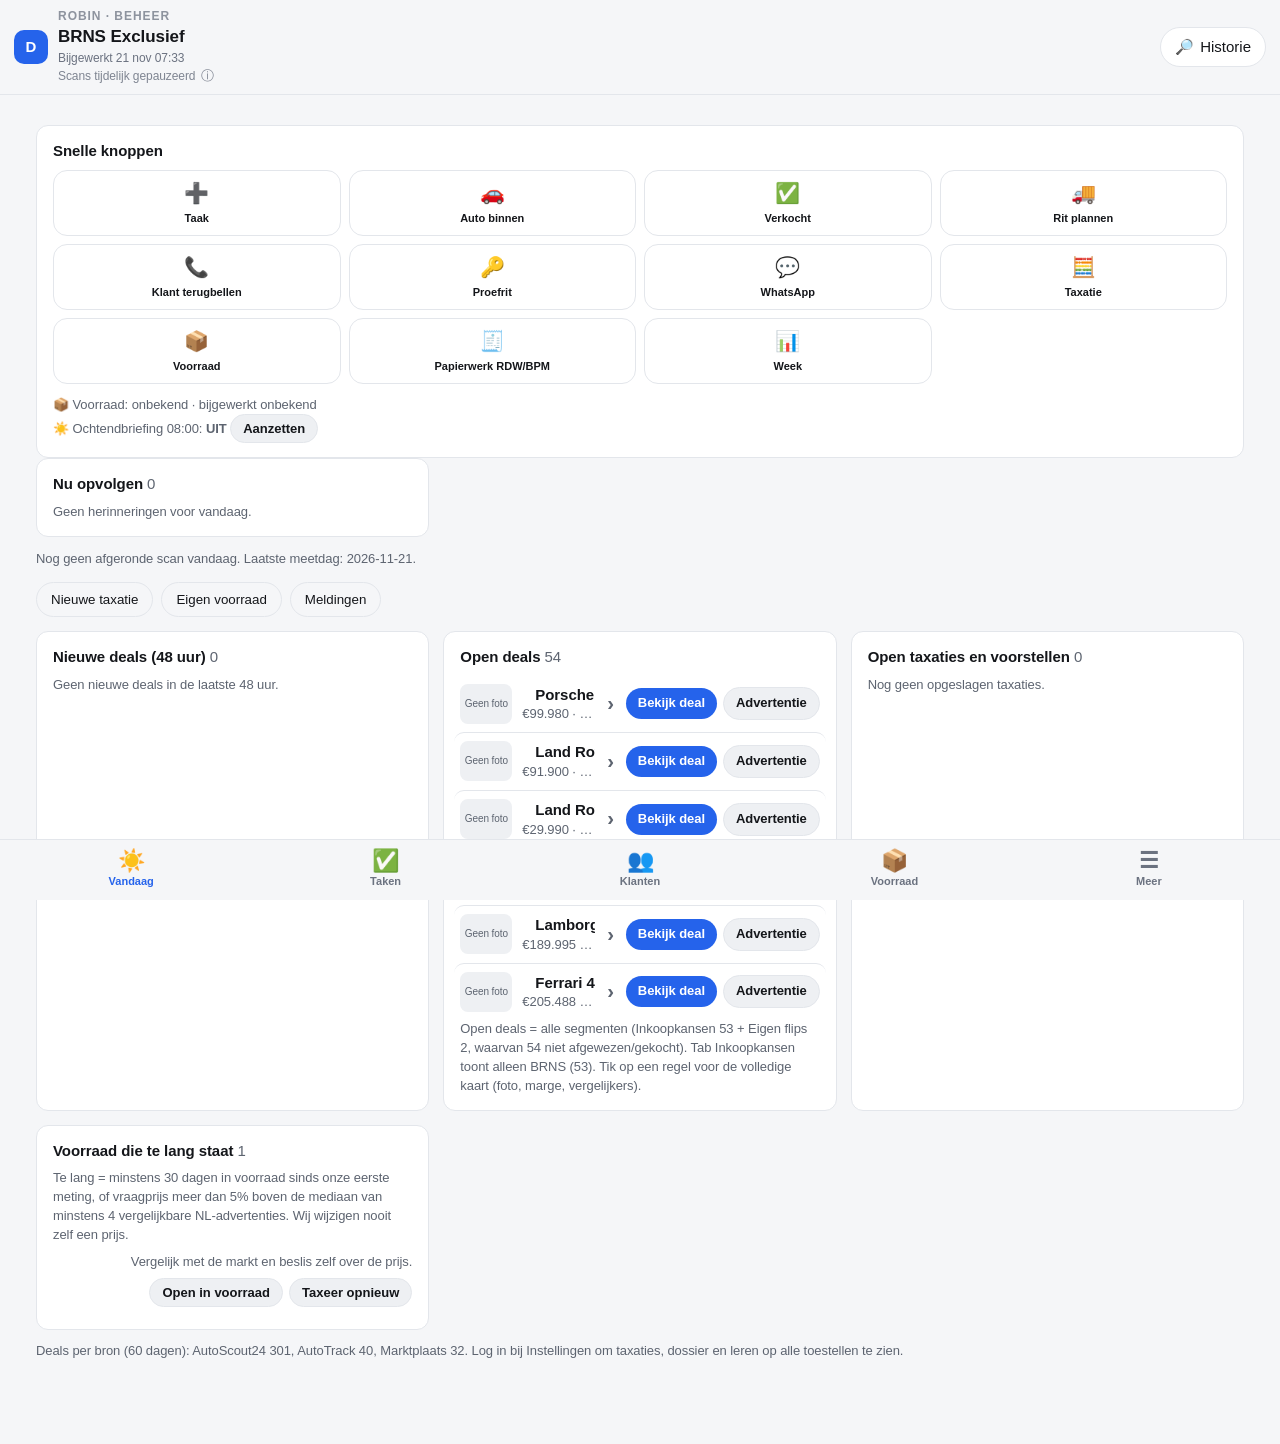
<file: index.html>
<!doctype html><html lang="nl"><head><meta charset="utf-8">
<meta name="viewport" content="width=device-width,initial-scale=1,viewport-fit=cover">
<title>Dealoverzicht</title><meta name="theme-color" content="#0f1115">
<link rel="manifest" href="manifest.webmanifest"><link rel="icon" href="icon.svg"><link rel="apple-touch-icon" href="icon-192.png">
<meta name="apple-mobile-web-app-capable" content="yes"><meta name="apple-mobile-web-app-title" content="Deals">
<link rel="stylesheet" href="styles.css"><link rel="stylesheet" href="theme.css"><link rel="stylesheet" href="upgrade.css"><link rel="stylesheet" href="taken.css"><link rel="stylesheet" href="inruiltax.css"><link rel="stylesheet" href="nav.css"><link rel="stylesheet" href="robin_v2.css"></head><body>
<header class="top"><div class="brand"><span class="logo">D</span><div><h1>Dealoverzicht</h1><small id="datum"></small></div></div>
<nav class="tabs" id="tabs"></nav></header>
<main><section class="kpis" id="kpis"></section>
<div id="fban"></div><details class="filters"><summary>Filters en sorteren</summary><div class="frow">
<label>Merk<select id="f-merk"></select></label>
<label>Status (Mijn pipeline)<select id="f-st"></select></label>
<div class="fvk"><span class="flab">Verkoper</span><div id="f-vk"></div></div>
<div class="fvk"><span class="flab">Segment en waarde</span><div id="f-x"></div></div>
<label>Prijs vanaf<input id="f-pmin" type="number" inputmode="numeric"></label>
<label>Prijs tot<input id="f-pmax" type="number" inputmode="numeric"></label>
<label>Bouwjaar vanaf<input id="f-jmin" type="number" inputmode="numeric"></label>
<label>Bouwjaar tot<input id="f-jmax" type="number" inputmode="numeric"></label>
<label>Max. km<input id="f-km" type="number" inputmode="numeric"></label></div>
<div class="frow"><div class="seg" id="sort"></div><label class="tog"><input type="checkbox" id="f-alleen"> Alleen auto's minstens 10% onder de mediaanprijs</label><button id="reset" class="ghost">Reset</button></div></details>
<section id="cards" class="cards"></section>
<details class="bronnen"><summary>Bronnen en beperkingen</summary><ul id="bronnen"></ul></details></main>
<div id="toast" class="toast"></div>
<script src="klant.js"></script><script src="config.js"></script><script src="api.js"></script><script src="werk.js"></script><script src="app.js"></script><script src="msel.js"></script><script src="afweging.js"></script><script src="excl.js"></script><script src="verkoop.js"></script><script src="blokA.js"></script><script src="blokB.js"></script><script src="taxatie3.js"></script><script src="inruil4.js"></script><script src="taxopties.js"></script><script src="blokC.js"></script><script src="blokD.js"></script><script src="volglijst.js"></script><script src="bijna.js"></script><script src="opkomend.js"></script><script src="markt.js"></script><script src="instellingen.js"></script><script src="upgrade.js"></script><script src="paren.js"></script><script src="dagoverzicht.js"></script><script src="kansen.js"></script><script src="wachtrij.js"></script><script src="veilig.js"></script><script src="taken_week.js"></script><script src="taken.js"></script><script src="volgorde.js"></script><script src="historie.js"></script><script src="inruiltax.js"></script><script src="robin_v2.js"></script><script src="nav.js"></script><script src="scanpauze.js"></script></body></html>
</file>
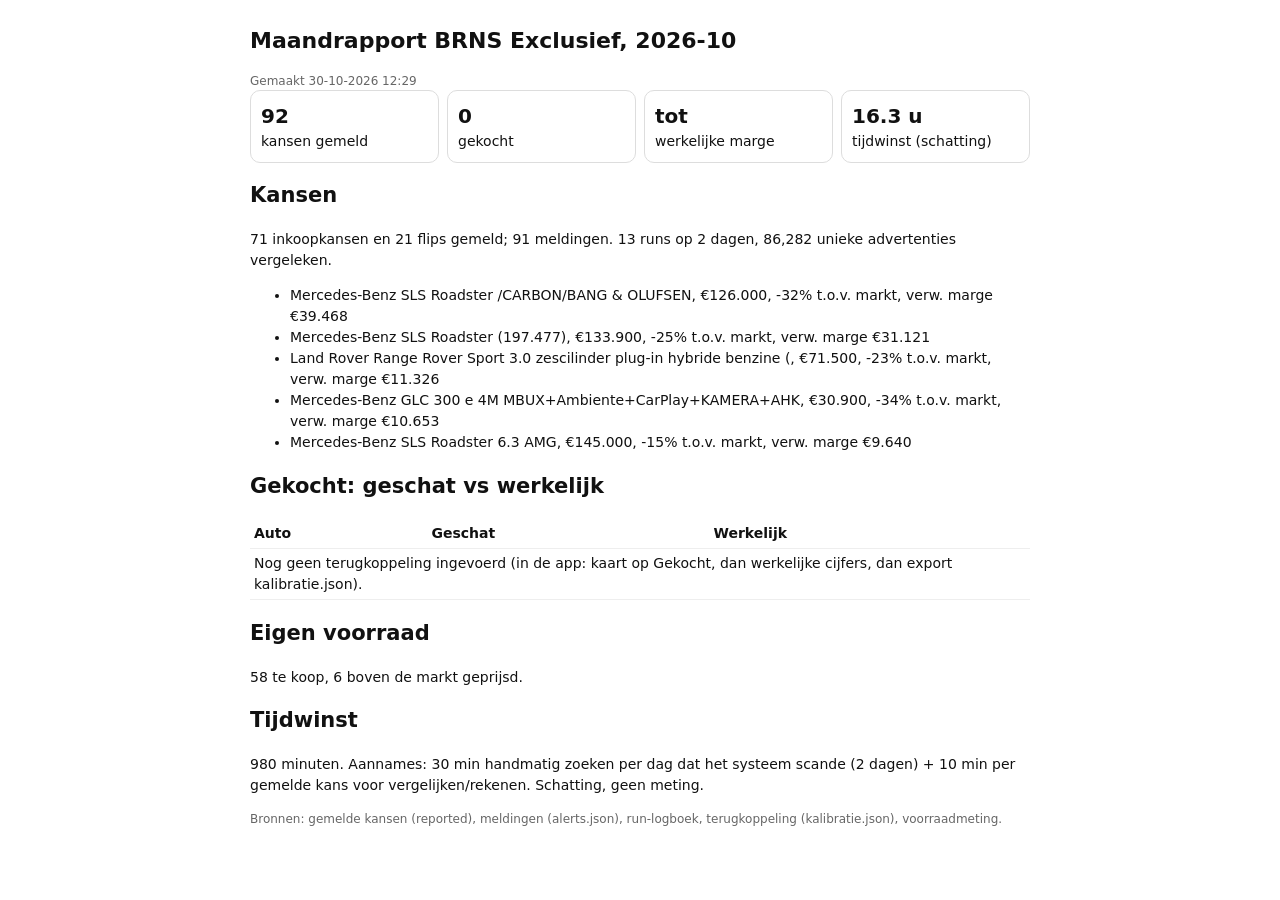
<file: rapport-2026-10.html>
<!doctype html><html lang="nl"><meta charset="utf-8"><title>Maandrapport BRNS Exclusief 2026-10</title>
<style>body{font:14px/1.5 system-ui,sans-serif;max-width:780px;margin:24px auto;padding:0 16px;color:#111}h1{font-size:22px}.g{display:grid;grid-template-columns:repeat(4,1fr);gap:8px}.k{border:1px solid #ddd;border-radius:10px;padding:10px}.k b{font-size:20px;display:block}table{border-collapse:collapse;width:100%}td,th{border-bottom:1px solid #eee;padding:4px;text-align:left}.m{color:#666;font-size:12px}@media print{body{margin:0}}</style>
<h1>Maandrapport BRNS Exclusief, 2026-10</h1><div class="m">Gemaakt 30-10-2026 12:29</div>
<div class="g"><div class="k"><b>92</b>kansen gemeld</div><div class="k"><b>0</b>gekocht</div><div class="k"><b> tot </b>werkelijke marge</div><div class="k"><b>16.3 u</b>tijdwinst (schatting)</div></div>
<h2>Kansen</h2><p>71 inkoopkansen en 21 flips gemeld; 91 meldingen. 13 runs op 2 dagen, 86,282 unieke advertenties vergeleken.</p><ul><li>Mercedes-Benz SLS Roadster /CARBON/BANG &amp; OLUFSEN, €126.000, -32% t.o.v. markt, verw. marge €39.468</li><li>Mercedes-Benz SLS Roadster (197.477), €133.900, -25% t.o.v. markt, verw. marge €31.121</li><li>Land Rover Range Rover Sport 3.0 zescilinder plug-in hybride benzine (, €71.500, -23% t.o.v. markt, verw. marge €11.326</li><li>Mercedes-Benz GLC 300 e 4M MBUX+Ambiente+CarPlay+KAMERA+AHK, €30.900, -34% t.o.v. markt, verw. marge €10.653</li><li>Mercedes-Benz SLS Roadster 6.3 AMG, €145.000, -15% t.o.v. markt, verw. marge €9.640</li></ul>
<h2>Gekocht: geschat vs werkelijk</h2><table><tr><th>Auto</th><th>Geschat</th><th>Werkelijk</th></tr><tr><td colspan=3>Nog geen terugkoppeling ingevoerd (in de app: kaart op Gekocht, dan werkelijke cijfers, dan export kalibratie.json).</td></tr></table>
<h2>Eigen voorraad</h2><p>58 te koop, 6 boven de markt geprijsd.</p>
<h2>Tijdwinst</h2><p>980 minuten. Aannames: 30 min handmatig zoeken per dag dat het systeem scande (2 dagen) + 10 min per gemelde kans voor vergelijken/rekenen. Schatting, geen meting.</p>
<p class="m">Bronnen: gemelde kansen (reported), meldingen (alerts.json), run-logboek, terugkoppeling (kalibratie.json), voorraadmeting.</p></html>
</file>
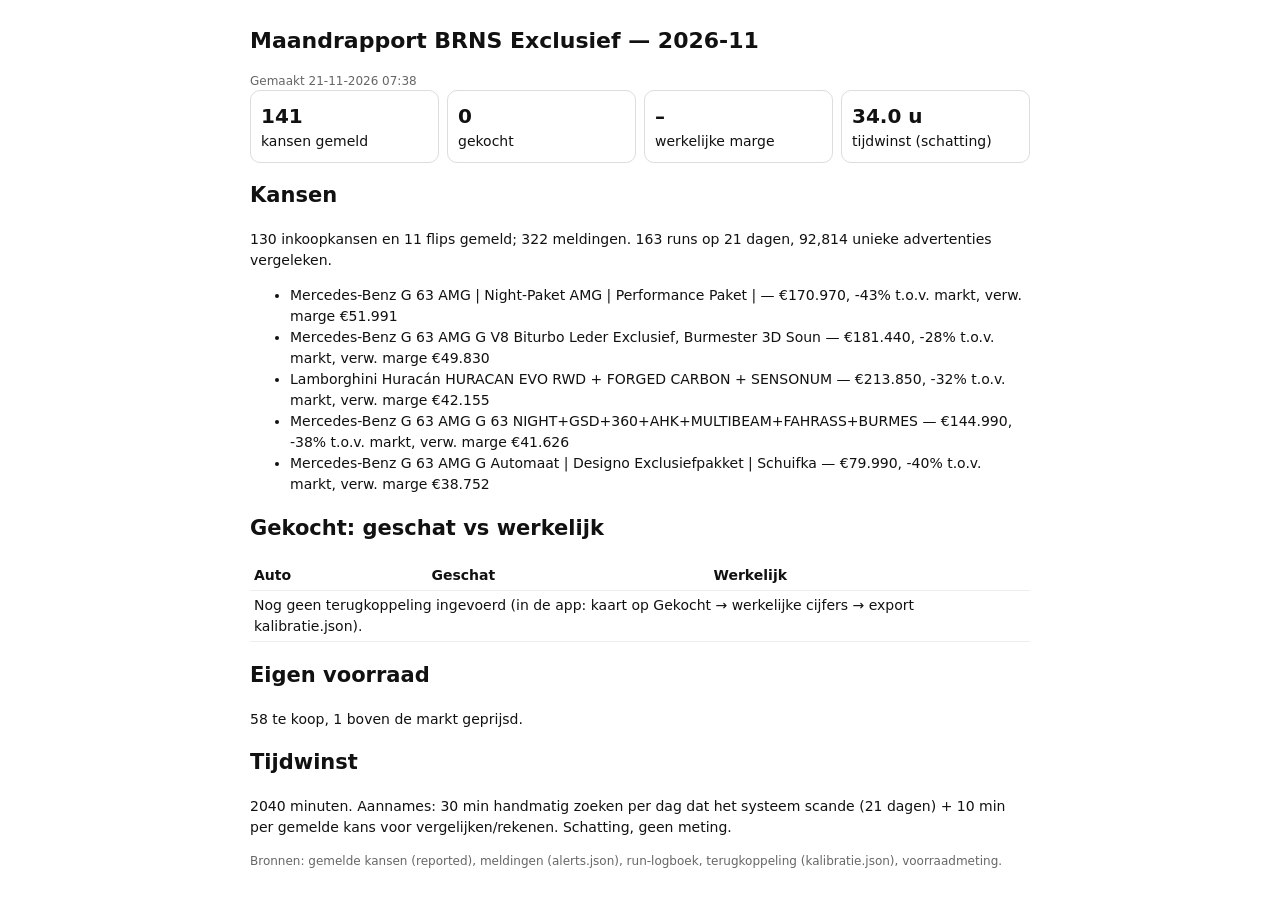
<file: rapport-2026-11.html>
<!doctype html><html lang="nl"><meta charset="utf-8"><title>Maandrapport BRNS Exclusief 2026-11</title>
<style>body{font:14px/1.5 system-ui,sans-serif;max-width:780px;margin:24px auto;padding:0 16px;color:#111}h1{font-size:22px}.g{display:grid;grid-template-columns:repeat(4,1fr);gap:8px}.k{border:1px solid #ddd;border-radius:10px;padding:10px}.k b{font-size:20px;display:block}table{border-collapse:collapse;width:100%}td,th{border-bottom:1px solid #eee;padding:4px;text-align:left}.m{color:#666;font-size:12px}@media print{body{margin:0}}</style>
<h1>Maandrapport BRNS Exclusief — 2026-11</h1><div class="m">Gemaakt 21-11-2026 07:38</div>
<div class="g"><div class="k"><b>141</b>kansen gemeld</div><div class="k"><b>0</b>gekocht</div><div class="k"><b>–</b>werkelijke marge</div><div class="k"><b>34.0 u</b>tijdwinst (schatting)</div></div>
<h2>Kansen</h2><p>130 inkoopkansen en 11 flips gemeld; 322 meldingen. 163 runs op 21 dagen, 92,814 unieke advertenties vergeleken.</p><ul><li>Mercedes-Benz G 63 AMG | Night-Paket AMG | Performance Paket | — €170.970, -43% t.o.v. markt, verw. marge €51.991</li><li>Mercedes-Benz G 63 AMG G V8 Biturbo Leder Exclusief, Burmester 3D Soun — €181.440, -28% t.o.v. markt, verw. marge €49.830</li><li>Lamborghini Huracán HURACAN EVO RWD + FORGED CARBON + SENSONUM — €213.850, -32% t.o.v. markt, verw. marge €42.155</li><li>Mercedes-Benz G 63 AMG G 63 NIGHT+GSD+360+AHK+MULTIBEAM+FAHRASS+BURMES — €144.990, -38% t.o.v. markt, verw. marge €41.626</li><li>Mercedes-Benz G 63 AMG G Automaat | Designo Exclusiefpakket | Schuifka — €79.990, -40% t.o.v. markt, verw. marge €38.752</li></ul>
<h2>Gekocht: geschat vs werkelijk</h2><table><tr><th>Auto</th><th>Geschat</th><th>Werkelijk</th></tr><tr><td colspan=3>Nog geen terugkoppeling ingevoerd (in de app: kaart op Gekocht → werkelijke cijfers → export kalibratie.json).</td></tr></table>
<h2>Eigen voorraad</h2><p>58 te koop, 1 boven de markt geprijsd.</p>
<h2>Tijdwinst</h2><p>2040 minuten. Aannames: 30 min handmatig zoeken per dag dat het systeem scande (21 dagen) + 10 min per gemelde kans voor vergelijken/rekenen. Schatting, geen meting.</p>
<p class="m">Bronnen: gemelde kansen (reported), meldingen (alerts.json), run-logboek, terugkoppeling (kalibratie.json), voorraadmeting.</p></html>
</file>
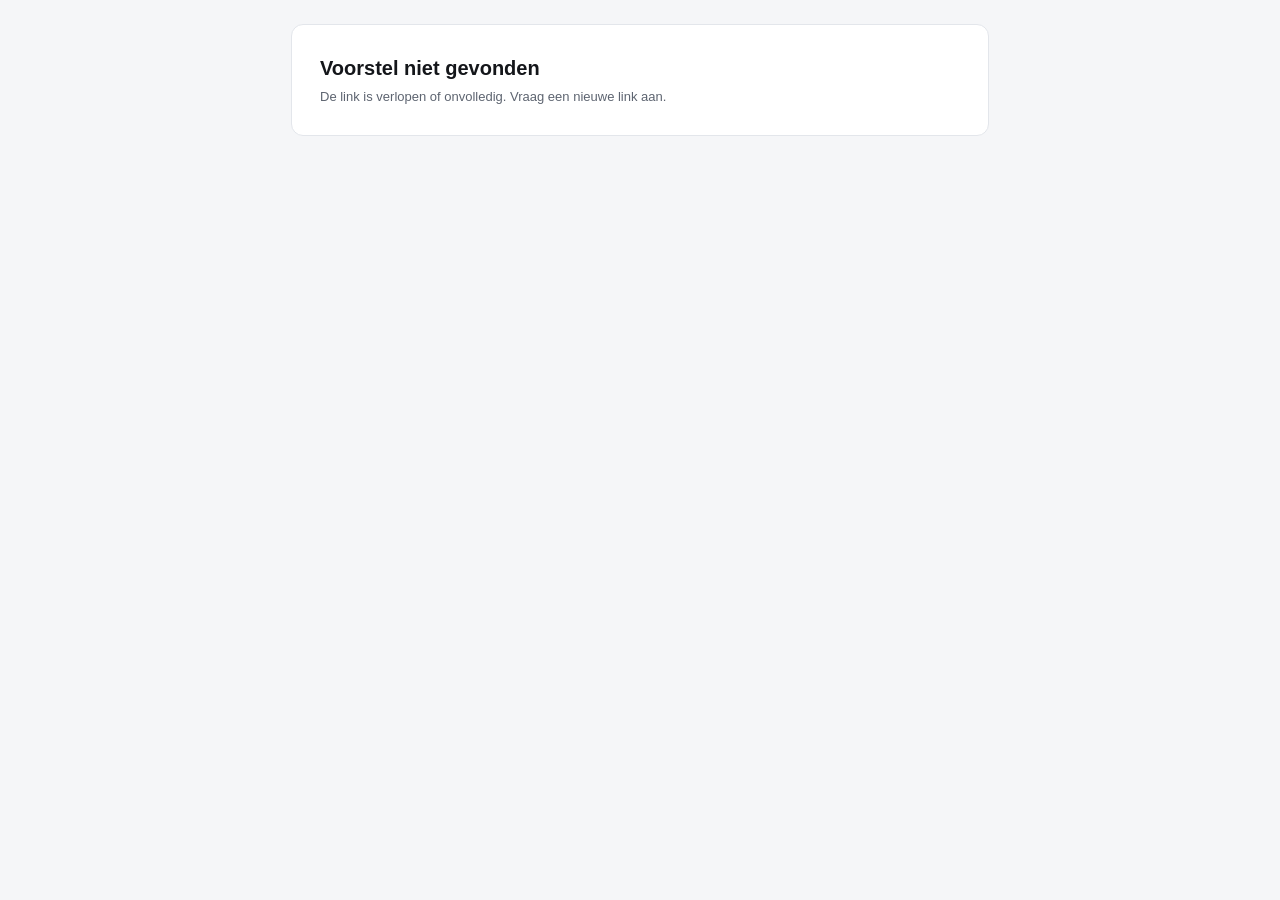
<file: voorstel.html>
<!doctype html><html lang="nl"><head><meta charset="utf-8"><meta name="viewport" content="width=device-width,initial-scale=1"><meta name="robots" content="noindex">
<title>Voorstel inruil</title><style>
body{font:15px/1.5 -apple-system,"Segoe UI",Inter,Roboto,sans-serif;color:#14161a;background:#f5f6f8;margin:0}
.p{max-width:640px;margin:24px auto;background:#fff;border:1px solid #e3e6eb;border-radius:12px;padding:28px}
h1{font-size:20px;margin:0 0 4px}.m{color:#5d6470;font-size:13px}table{width:100%;border-collapse:collapse;margin:18px 0;font-variant-numeric:tabular-nums}
td{padding:10px 0;border-bottom:1px solid #e3e6eb}td:last-child{text-align:right;font-weight:600}tr.t td{border-bottom:0;font-size:17px}
button{border:1px solid #c9ced6;background:#fff;border-radius:8px;padding:8px 14px;font:inherit;cursor:pointer}
@media print{body{background:#fff}.p{border:0;margin:0}button{display:none}}</style></head><body><div class="p" id="p"><div class="m">Voorstel laden</div></div>
<script>
const eur=n=>"€ "+Math.round(n).toLocaleString("nl-NL"),esc=s=>String(s??"").replace(/[&<>"]/g,c=>({"&":"&amp;","<":"&lt;",">":"&gt;",'"':"&quot;"}[c]));
const API="https://2-31-144-18.sslip.io/api/inst";
function toon(v){if(!v){document.getElementById("p").innerHTML='<h1>Voorstel niet gevonden</h1><div class="m">De link is verlopen of onvolledig. Vraag een nieuwe link aan.</div>';return}
 document.getElementById("p").innerHTML=`<h1>Voorstel inruil</h1><div class="m">${esc(v.bedrijf||"")} · ${esc(v.datum||"")}${v.verloopt?" · geldig tot "+esc(v.verloopt):""}</div>
 <table>${v.voorraad_titel?`<tr><td>Uw nieuwe auto: ${esc(v.voorraad_titel)}</td><td>${eur(v.voorraad_prijs)}</td></tr>`:""}
 <tr><td>Inruil: ${esc(v.auto)}${v.kenteken?" ("+esc(v.kenteken)+")":""}</td><td>${v.voorraad_titel?"min ":""}${eur(v.inruil)}</td></tr>
 ${v.bijbetalen!=null?`<tr class="t"><td>U betaalt bij</td><td>${eur(v.bijbetalen)}</td></tr>`:""}</table>
 <div class="m">Inruilwaarde onder voorbehoud van inspectie van de auto en de juistheid van de opgegeven gegevens.${v.notitie?" "+esc(v.notitie):""}</div>
 <p><button onclick="print()">Afdrukken of opslaan als PDF</button></p>`}
const q=new URLSearchParams(location.search),t=q.get("t");
if(t)fetch(API+"/voorstel?t="+encodeURIComponent(t)).then(r=>r.ok?r.json():null).then(toon).catch(()=>toon(null));
else{try{const h=location.hash.replace(/^#d=/,"");toon(h?JSON.parse(decodeURIComponent(escape(atob(h)))):null)}catch(e){toon(null)}}
</script></body></html>
</file>
<file: styles.css>
:root{--bg:#f5f6f8;--card:#fff;--ink:#14161a;--mute:#5d6470;--line:#e3e6eb;--chip:#eef0f3;--acc:#2563eb;--ok:#16a34a;--okbg:#e8f7ee;--warn:#c2410c;--warnbg:#fff1e6;--bad:#dc2626;--badbg:#fdecec;--r:16px}
@media (prefers-color-scheme:dark){:root{--bg:#0f1115;--card:#171a21;--ink:#eef0f4;--mute:#9aa3b2;--line:#262b35;--chip:#222732;--acc:#60a5fa;--ok:#4ade80;--okbg:#12301f;--warn:#fb923c;--warnbg:#33200f;--bad:#f87171;--badbg:#3a1515}}
*{box-sizing:border-box}body{margin:0;font:15px/1.45 -apple-system,BlinkMacSystemFont,"Segoe UI",Inter,Roboto,sans-serif;background:var(--bg);color:var(--ink)}
.top{position:sticky;top:0;z-index:5;background:color-mix(in srgb,var(--bg) 85%,transparent);backdrop-filter:blur(12px);padding:calc(10px + env(safe-area-inset-top)) 16px 10px;border-bottom:1px solid var(--line);display:flex;flex-wrap:wrap;gap:10px;align-items:center;justify-content:space-between}
.brand{display:flex;gap:10px;align-items:center}.logo{width:34px;height:34px;border-radius:10px;background:var(--acc);color:#fff;display:grid;place-items:center;font-weight:800}
h1{font-size:17px;margin:0}small{color:var(--mute)}
.tabs{display:flex;gap:4px;background:var(--chip);padding:4px;border-radius:999px;flex-wrap:wrap}.tabs button{border:0;background:none;color:var(--mute);padding:8px 14px;border-radius:999px;font-weight:600;cursor:pointer}.tabs button.on{background:var(--card);color:var(--ink);box-shadow:0 1px 3px #0002}
main{max-width:1240px;margin:0 auto;padding:16px}
.kpis{display:grid;grid-template-columns:repeat(auto-fit,minmax(150px,1fr));gap:10px;margin-bottom:14px}.kpi{background:var(--card);border:1px solid var(--line);border-radius:var(--r);padding:14px}.kpi b{display:block;font-size:24px}.kpi span{color:var(--mute);font-size:13px}
details.filters,details.bronnen{background:var(--card);border:1px solid var(--line);border-radius:var(--r);padding:12px 14px;margin-bottom:16px}summary{font-weight:700;cursor:pointer}
.frow{display:flex;flex-wrap:wrap;gap:10px;margin-top:10px;align-items:end}.frow label{display:flex;flex-direction:column;font-size:12px;color:var(--mute);gap:4px;flex:1 1 calc(50% - 10px);min-width:120px}
input,select{font:inherit;padding:8px 10px;border-radius:10px;border:1px solid var(--line);background:var(--bg);color:var(--ink)}.tog{flex-direction:row!important;align-items:center;gap:8px!important;font-size:14px!important;color:var(--ink)!important;flex:0 0 auto!important}
.seg{display:flex;flex-wrap:wrap;gap:4px}.seg button{border:1px solid var(--line);background:var(--bg);color:var(--ink);padding:7px 12px;border-radius:999px;cursor:pointer;font-size:13px}.seg button.on{background:var(--ink);color:var(--bg)}
button.ghost,button.sec{border:1px solid var(--line);background:var(--chip);color:var(--ink);padding:9px 14px;border-radius:999px;font-weight:600;cursor:pointer}
.cards{display:grid;grid-template-columns:repeat(auto-fill,minmax(min(100%,350px),1fr));gap:16px}
.card{background:var(--card);border:1px solid var(--line);border-radius:20px;overflow:hidden;display:flex;flex-direction:column}.card.wide{grid-column:1/-1}
.card img{width:100%;aspect-ratio:4/3;object-fit:cover;display:block;background:var(--chip)}.card.wide img{aspect-ratio:21/9}
.body{padding:16px;display:flex;flex-direction:column;gap:10px;flex:1}
.chips{display:flex;flex-wrap:wrap;gap:6px}.chip{font-size:12px;padding:3px 9px;border-radius:999px;background:var(--chip);color:var(--ink);white-space:nowrap}.chip.ok{background:var(--okbg);color:var(--ok);font-weight:700}.chip.warn{background:var(--warnbg);color:var(--warn)}.chip.bad{background:var(--badbg);color:var(--bad);font-weight:600}.chip.acc{background:var(--acc);color:#fff}
.meta{color:var(--mute);font-size:13px}.t{font-size:18px;font-weight:700;margin:0}.price{font-size:30px;font-weight:800;letter-spacing:-.02em}
.specs{display:grid;grid-template-columns:repeat(auto-fit,minmax(88px,1fr));gap:8px}.specs div span{display:block;color:var(--mute);font-size:12px}.specs div b{font-weight:600}
.marge{border:1px solid var(--line);background:var(--bg);border-radius:12px;padding:10px 12px}.marge b{font-size:16px}.marge .i{border:1px solid var(--line);background:none;color:var(--mute);border-radius:50%;width:24px;height:24px;margin-left:6px;cursor:pointer}
.act{display:flex;flex-wrap:wrap;gap:8px;margin-top:auto}.btn.sec{background:var(--chip);color:var(--ink);border:1px solid var(--line)}.btn{display:inline-block;background:var(--acc);color:#fff;text-decoration:none;padding:10px 16px;border-radius:999px;font-weight:700}.btn.sm{padding:6px 12px;font-size:13px}
.comp{display:flex;flex-direction:column;gap:8px;border-top:1px solid var(--line);padding-top:12px}.row{border:1px solid var(--line);border-radius:14px;padding:10px 12px;display:flex;flex-wrap:wrap;gap:10px;justify-content:space-between;align-items:center}.row.best{border-color:var(--ok);background:var(--okbg)}.row .l{flex:1 1 260px;min-width:0}.row .r{display:flex;flex-wrap:wrap;gap:8px;align-items:center}
textarea{width:100%;font:inherit;padding:10px;border-radius:12px;border:1px solid var(--line);background:var(--bg);color:var(--ink);min-height:130px}
.bronnen ul{padding-left:18px;color:var(--mute);font-size:13px}.toast{position:fixed;left:50%;bottom:calc(20px + env(safe-area-inset-bottom));transform:translateX(-50%);background:var(--ink);color:var(--bg);padding:10px 16px;border-radius:999px;opacity:0;transition:.2s;pointer-events:none}.toast.on{opacity:1}
body.toast-on{padding-bottom:calc(80px + env(safe-area-inset-bottom))}
.empty{color:var(--mute);padding:30px;text-align:center}
.bar{display:grid;grid-template-columns:110px 1fr 34px;gap:8px;align-items:center;font-size:13px}.bar i{height:10px;border-radius:6px;background:var(--acc);display:block}.bar b{text-align:right}.row summary{cursor:pointer;display:flex;flex-wrap:wrap;gap:6px;align-items:center}

.tip{display:inline-grid;place-items:center;min-width:18px;height:18px;border-radius:50%;background:var(--chip);color:var(--mute);font-size:12px;cursor:help;vertical-align:middle;font-weight:600;padding:0 3px}
.hoe{background:var(--okbg);border-radius:12px;padding:10px 14px;margin-bottom:12px}.hoe summary{font-weight:700;cursor:pointer}.hoe ul{margin:8px 0 0;padding-left:18px}.hoe li{margin:4px 0}
.ul{margin:6px 0 0;padding-left:18px}.ul li{margin:6px 0}
.toast{max-width:90vw;white-space:normal;text-align:center}
.kwf label{display:flex;flex-direction:column;gap:4px;font-size:13px;color:var(--mute);margin:6px 0;flex:1 1 150px}.kwf input,.kwf select,.kwf textarea{font:inherit;padding:9px;border:1px solid var(--line);border-radius:10px;background:var(--card);color:var(--ink);width:100%}.kwf .frow{display:flex;flex-wrap:wrap;gap:8px}.chip.ck{flex-direction:row;display:inline-flex;gap:4px;color:var(--ink);margin:2px;cursor:pointer}.chip.ck input{width:auto}
.badge{background:var(--bad);color:#fff;border-radius:999px;padding:0 7px;font-size:12px;margin-left:4px}
.card.hl{outline:3px solid var(--acc);outline-offset:2px}
.row.al{display:flex;gap:10px;align-items:flex-start}.row.al img{width:84px;height:64px;object-fit:cover;border-radius:10px;flex:none}.row.al .l{flex:1;min-width:0}.row.al .r{display:flex;flex-direction:column;gap:6px}.row.al.unread{border-left:4px solid var(--acc);padding-left:8px}
.card{scroll-margin-top:170px}
.chip.pick{border:1px solid var(--line);cursor:pointer;font:inherit;font-size:13px}.chip.pick.on,.chip.pick.verplicht{background:var(--acc);color:#fff}.chip.pick.gewenst{background:var(--okbg);border-color:var(--ok)}.chip.std{opacity:.6}
#kwcat select,#kwcat input{font:inherit;padding:9px;border:1px solid var(--line);border-radius:10px;background:var(--card);color:var(--ink);width:100%}#kwcat label{display:flex;flex-direction:column;gap:4px;font-size:13px;color:var(--mute);margin:6px 0;flex:1 1 150px}
.sdot{text-decoration:none;margin-left:4px}.sdot.waarschuwing{color:var(--warn)}.sdot.fout{color:var(--bad)}
.kosten{margin-top:6px;font-size:13px}.kosten table{width:100%;border-collapse:collapse}.kosten td{padding:2px 4px;border-bottom:1px solid #eee}
.vk-particulier{background:#e6f4ea;color:#1e6b34}.vk-bedrijf{background:#e8eefc;color:#2846a0}.vk-onbekend{background:#f1f1f1;color:#777}.vkbar button.on{font-weight:700}

.fvk{display:flex;flex-direction:column;gap:4px}.flab{font-size:.85em;font-weight:600}.vkbar{display:flex;flex-wrap:wrap;gap:4px;align-items:center}.vkm{display:flex;gap:8px;align-items:center;flex-wrap:wrap;margin:0 0 10px}
.chip.excl{background:#3b2a63;color:#fff;font-weight:700}.chip.excl2{background:#ece6fb;color:#3b2a63}.chip.wk-inv{background:var(--okbg);color:var(--ok);font-weight:700}.chip.wk-vast{background:var(--chip)}.chip.wk-leeg{background:var(--badbg);color:var(--bad)}.chip.wk-onb{background:var(--chip);opacity:.75}
.trt{width:100%;border-collapse:collapse;font-size:13px}.trt th,.trt td{padding:5px 6px;border-bottom:1px solid var(--line);text-align:left;vertical-align:middle}.tw{overflow-x:auto}.spark{color:var(--acc)}

.ookop{margin:6px 0;padding:6px 8px;border-radius:8px;background:rgba(127,127,127,.08)}.ookop a{margin-right:4px}.ookop a.goedkoopst{font-weight:700}
.chk{margin:.4em 0;font-size:.9em}.chk summary{cursor:pointer;color:#b42318;font-weight:600}
/* compacte kaart (BRNS-werkstroom) */
.kc{padding:12px;display:flex;flex-direction:column;gap:8px}
.kc-top{display:flex;gap:10px;align-items:flex-start}
.kc-img{width:112px;height:84px;object-fit:cover;border-radius:10px;flex:none}
.kc-i{min-width:0;flex:1}.kc-i .t{font-size:15px;line-height:1.25;margin:2px 0;overflow:hidden;display:-webkit-box;-webkit-line-clamp:2;-webkit-box-orient:vertical}
.kc-p{display:flex;align-items:center;gap:8px}
.licht{width:14px;height:14px;border-radius:50%;display:inline-block;box-shadow:0 0 0 2px rgba(255,255,255,.15)}
.licht.groen{background:#22c55e}.licht.oranje{background:#f59e0b}.licht.rood{background:#ef4444}
.kc-g{display:grid;grid-template-columns:repeat(3,1fr);gap:6px}
.kc-g div{background:rgba(127,127,127,.12);border-radius:8px;padding:6px 8px;display:flex;flex-direction:column}
.kc-g span{font-size:11px;opacity:.75}.kc-g b{font-size:14px}.kc-g b.pos{color:#22c55e}.kc-g b.neg{color:#f59e0b}.kc-g b.tax{color:#ef4444;font-size:13px}
.meta.tax{color:#ef4444}
.chip.bt-A{background:#14532d;color:#bbf7d0}.chip.bt-B{background:#713f12;color:#fde68a}.chip.bt-C{background:#7f1d1d;color:#fecaca}
.chip.st{background:#1e3a8a;color:#dbeafe}
.kc-a{display:flex;gap:6px;flex-wrap:wrap;align-items:center}.kc-a select{min-height:36px}
details.meer>summary{cursor:pointer;font-weight:600;padding:6px 0}
.bodc,.pnote{background:rgba(127,127,127,.08);border-radius:8px;padding:8px;margin:6px 0}
.pnote textarea{width:100%}.pnote label{display:block;margin:4px 0}
.card.inner{box-shadow:none;border:1px solid rgba(127,127,127,.2);margin-top:6px}
@media (max-width:420px){.kc-img{width:96px;height:72px}.kc-g b{font-size:13px}}
.card .kc-top img.kc-img{width:112px;height:84px;max-width:112px;aspect-ratio:auto;object-fit:cover;border-radius:10px;margin:0;flex:none}
.card .kc{min-width:0}
@media (max-width:420px){.card .kc-top img.kc-img{width:96px;height:72px}}

details.why{margin:8px 0;font-size:13px}details.why summary{cursor:pointer;color:var(--acc);font-weight:600}details.why ul{margin:6px 0 4px 18px;padding:0}
.chip.mot{background:#fff4e0;color:#8a5a00;border-color:#f0c97a}.chip.mot2{background:#ffe2c2;color:#7a3a00;border-color:#e89a4c;font-weight:600}
details.lang{padding:10px 14px}details.lang summary{cursor:pointer}details.lang .row{padding:6px 0;border-bottom:1px solid var(--line)}
.bodc.tk{border-left:3px solid var(--acc,#2a7)}

@media print{header,#tabs,.tabs,.filters,.bronnen,.noprint,#toast{display:none!important}.card.rapport{box-shadow:none;border:0}body{background:#fff}}
.fbanner{background:#fff6d6;border:1px solid #f0d27a;color:#5a4300;border-radius:12px;padding:10px 12px;margin:0 0 10px;font-size:14px;display:flex;flex-wrap:wrap;gap:6px;align-items:center}@media (prefers-color-scheme:dark){.fbanner{background:#3a3110;color:#f5e3a3;border-color:#6b5a1e}}
.chip.spec{background:#eef3ff;color:#23408e;border-color:#c5d3f5}.chip.spec2{background:#f3e8ff;color:#5b2a8c;border-color:#d8bdf5;font-weight:600}
.ckl{margin:8px 0;border:1px solid var(--line,#ddd);border-radius:10px;padding:6px 10px}.ckl summary{cursor:pointer;font-weight:600}.cklg{font-weight:700;margin:8px 0 2px;font-size:13px;opacity:.8}.ckli{display:flex;gap:8px;align-items:flex-start;margin:4px 0;font-size:14px}.ckli input{margin-top:3px;min-width:18px;min-height:18px}
#fban .fbanner{margin:8px 0}
.kjl{display:flex;flex-wrap:wrap;gap:4px 10px;font-size:14px;margin:2px 0 4px;color:var(--fg,inherit)}.kjl>*:not(:first-child)::before{content:"·";margin-right:10px;opacity:.5}.kjl b{font-weight:700}.kmo{background:#fff1d6;color:#8a5a00;border:1px solid #f0c060;border-radius:8px;padding:0 6px;font-weight:600}@media (prefers-color-scheme:dark){.kmo{background:#3d2c08;color:#ffcf70;border-color:#7a5a17}}
.lfbar{margin-top:6px}.kjl .lnd{font-weight:600;color:#1d4ed8}@media (prefers-color-scheme:dark){.kjl .lnd{color:#8fb4ff}}
.fbanner.na{background:#eef2f7;border-color:#c9d3e0;color:#22303f;font-size:16px}@media (prefers-color-scheme:dark){.fbanner.na{background:#1e2733;color:#dfe7f1;border-color:#3a4a5e}}
.ttops{display:grid;grid-template-columns:1fr;gap:8px;margin-top:8px}@media(min-width:700px){.ttops{grid-template-columns:repeat(3,1fr)}}.ttop ol{margin:4px 0 0 18px;padding:0}.ttop li{margin:2px 0}.card.tr .specs{grid-template-columns:repeat(3,1fr)}.trd{margin:4px 0}.trd summary{display:inline-block;cursor:pointer}

@media (max-width:560px){.row.al{flex-wrap:wrap}.row.al .l{flex:1 1 calc(100% - 94px)}.row.al .r{flex-direction:row;flex-wrap:wrap;width:100%;margin-left:94px}}.row.al .kjl{gap:2px 8px}.row.al .kjl>*{white-space:nowrap}
@media (max-width:700px){.top{padding:calc(4px + env(safe-area-inset-top)) 8px 4px;gap:4px;flex-wrap:wrap}.brand{gap:6px}.logo{width:24px;height:24px;border-radius:7px;font-size:13px}h1{font-size:15px;display:inline}.brand small{font-size:11px}.brand>div{display:flex;gap:8px;align-items:baseline;flex-wrap:wrap}
.tabs{position:relative;flex-wrap:nowrap;overflow-x:auto;width:100%;border-radius:10px;padding:2px;scrollbar-width:none;-webkit-overflow-scrolling:touch;scroll-snap-type:none}.tabs::-webkit-scrollbar{display:none}.tabs button{white-space:nowrap;padding:6px 10px;font-size:14px;flex:none;scroll-snap-align:none}
[id^="deal-"],.card{scroll-margin-top:96px}}

.comp{background:var(--bg2,rgba(127,127,127,.06));border-radius:14px;padding:12px;margin-top:12px}.comphead{font-weight:700;margin-bottom:2px}.row.isdeal{border:2px solid var(--acc,#2f6fed)}
.linkbtn{background:none;border:0;text-decoration:underline;color:inherit;padding:2px 4px;cursor:pointer}
.chip.bjf{border:1px solid var(--line);cursor:pointer;font:inherit;font-size:13px;padding:6px 11px;touch-action:manipulation;-webkit-tap-highlight-color:transparent}.chip.bjf.on{background:var(--acc);color:#fff;border-color:var(--acc);font-weight:600}

/* Markt-tab: inklapbare secties (04-11-2026) */
.mk-idx{margin:10px 0 14px;padding:10px;border:1px solid var(--line,#ddd);border-radius:10px}
.mk-idx-l{display:flex;flex-wrap:wrap;gap:6px;margin:6px 0}
.mk-idx .mk-ga{cursor:pointer;min-height:36px;max-width:100%;white-space:nowrap;overflow:hidden;text-overflow:ellipsis}
.mk-idx-acties{display:flex;gap:8px;flex-wrap:wrap}
.mk-sec{scroll-margin-top:70px}
section.mk-sec{margin-top:14px;border-top:1px solid var(--line,#ddd);padding-top:4px}
.mk-kop{display:flex;width:100%;align-items:center;justify-content:space-between;gap:10px;min-height:46px;padding:8px 4px;background:none;border:0;color:inherit;font:inherit;font-weight:700;font-size:1.05em;text-align:left;cursor:pointer}
.mk-kop .mk-pijl{flex:none;font-weight:600;font-size:.85em;padding:4px 10px;border-radius:8px;border:1px solid var(--line,#ccc)}
.mk-dicht>.mk-inhoud,.mk-dicht>.body>.mk-inhoud{display:none}
.ik input.ikv{font-size:16px;padding:9px;border:1px solid var(--line);border-radius:10px;background:var(--card);color:var(--ink);width:100%}.ikm b.neg{color:#c33}.ikm>div{margin:4px 0}

/* Markt/Trends upgrades 06-11-2026 */
.mk-meta{margin:6px 0 8px;display:flex;flex-wrap:wrap;gap:6px;align-items:center}
.mk-meta .warn,.meta.warn{color:var(--bad,#a40);font-weight:600}
.mk-concl{display:grid;gap:8px;margin:8px 0 12px}
.mk-concl-i{padding:10px 12px;border:1px solid var(--line,#ddd);border-radius:10px;background:var(--card,#fff)}
.mk-hang{opacity:.85}
.mk-oud td{background:rgba(160,80,0,.06)}
.tr-concl{margin:8px 0 12px}
.tr-badge{margin:6px 0 8px}

/* Compacte toelichting op afgewezen kandidaten, ook op mobiel. */
.afg-auto{padding:14px 0;border-top:1px solid var(--line,#39404a);min-width:0}.afg-auto h3{margin:0 0 6px}.afweging{font-size:14px;overflow-wrap:anywhere}.afweging p{margin:8px 0}.afweging summary{cursor:pointer;padding:8px 0}.afweging dl{margin:8px 0}.afweging dd{margin:0 0 9px}.afweging li{margin-bottom:8px}.afweging ul{padding-left:20px}

/* TEKSTEN_V1: compacte vergelijkers op de dealkaart */
.versheid-regel{margin:10px 0 4px;font-size:14px;line-height:1.4}
.versheid-regel .chip.weinig{margin-left:6px;background:#fff4e0;color:#8a5a00}
.versheid-regel .vgl-info{display:inline;margin-left:4px}
.vgl-info>summary{display:inline;list-style:none;cursor:pointer;font-size:14px;padding:2px 4px}
.vgl-info>summary::-webkit-details-marker{display:none}
.vgl-info p{margin:6px 0 0;font-size:13px;color:var(--mute);line-height:1.4}
.versheid>summary{cursor:pointer;padding:6px 0}
.vgl-lijst{list-style:none;padding:0;margin:4px 0 0}
.vgl-lijst li{display:flex;flex-direction:column;gap:2px;padding:8px 0;border-top:1px solid var(--line,#39404a);font-size:14px;line-height:1.35}
.vgl-t{font-weight:650}
.vgl-t .vgl-link{margin-left:4px;text-decoration:none;font-weight:700}
.vgl-m{color:var(--mute);font-size:13px}
.vgl-meer{margin-top:6px}
.vgl-meer summary{cursor:pointer;padding:6px 0}
</file>
<file: theme.css>
/* BRNS: standaard huisstijl uit styles.css */
</file>
<file: upgrade.css>
/* Dealer-dashboard: rustiger, vaste kolommen, telefoon-vriendelijk. Statuskleuren: deal groen, bijna oranje, te duur rood. */
:root[data-thema=licht]{--bg:#f5f6f8;--card:#fff;--ink:#14161a;--mute:#5d6470;--line:#e3e6eb;--chip:#eef0f3;--acc:#2563eb;--ok:#16a34a;--okbg:#e8f7ee;--warn:#c2410c;--warnbg:#fff1e6;--bad:#dc2626;--badbg:#fdecec;color-scheme:light}
:root[data-thema=donker]{--bg:#0f1115;--card:#171a21;--ink:#eef0f4;--mute:#9aa3b2;--line:#262b35;--chip:#222732;--acc:#60a5fa;--ok:#4ade80;--okbg:#12301f;--warn:#fb923c;--warnbg:#33200f;--bad:#f87171;--badbg:#3a1515;color-scheme:dark}
body{font-feature-settings:"tnum" 1;letter-spacing:-.005em}
h2.t{font-weight:600;letter-spacing:-.01em}
.tabs{position:relative;flex-wrap:nowrap;overflow-x:auto;scrollbar-width:none;max-width:100%;border-radius:12px}.tabs::-webkit-scrollbar{display:none}.tabs button{white-space:nowrap;border-radius:9px;padding:7px 12px}
#thema{border:1px solid var(--line);background:var(--card);color:var(--mute);border-radius:8px;padding:6px 10px;font:inherit;font-size:13px;cursor:pointer}
.kc{border-left:4px solid transparent;padding-left:10px}.kc.st-deal{border-left-color:var(--ok)}.kc.st-bijna{border-left-color:var(--warn)}.kc.st-duur{border-left-color:var(--bad)}
.waarom{font-size:13.5px;color:var(--ink);background:var(--chip);border-radius:8px;padding:6px 9px;margin:6px 0}
.vandaag .vk{display:flex;flex-wrap:wrap;gap:8px;margin:4px 0 14px}
.vgrid{display:grid;grid-template-columns:repeat(auto-fill,minmax(340px,1fr));gap:14px}
.vb{background:var(--card);border:1px solid var(--line);border-radius:12px;padding:14px 16px}.vb h3{font-size:15px;margin:0 0 8px;font-weight:600}.cnt{color:var(--mute);font-weight:500}
.vl{list-style:none;margin:0;padding:0}
.vr{display:grid;grid-template-columns:1fr auto;gap:2px 10px;padding:8px 0;border-top:1px solid var(--line);align-items:center}
.vr:first-child{border-top:0}
.vr-deal{grid-template-columns:52px 1fr auto auto;gap:8px 10px;cursor:pointer;border-radius:10px;margin:0 -6px;padding:8px 6px;transition:background .12s}
.vr-deal:hover,.vr-deal:focus{background:var(--chip,#f3f3f3);outline:none}
.vr-deal:focus-visible{box-shadow:0 0 0 2px var(--accent,#3b2a63)}
.vr-ph{width:52px;height:40px;border-radius:8px;overflow:hidden;background:var(--chip,#eee);flex:none;display:flex;align-items:center;justify-content:center}
.vr-ph img{width:100%;height:100%;object-fit:cover;display:block}
.vr-ph-x{font-size:10px;color:var(--mute);text-align:center;padding:2px;line-height:1.2}
.vr-m{min-width:0}
.vr-t{font-weight:600;min-width:0;overflow:hidden;text-overflow:ellipsis;white-space:nowrap;display:flex;align-items:center;gap:6px}
.vr-t a,.vr-titel{color:var(--ink);text-decoration:none}
.vr-s{color:var(--mute);font-size:13px;overflow:hidden;text-overflow:ellipsis;white-space:nowrap}
.vr-chev{color:var(--mute);font-size:1.35em;font-weight:600;padding:0 2px}
.vr-a{display:flex;flex-wrap:wrap;gap:6px;align-items:center;justify-content:flex-end}
.vr-bekijk{pointer-events:none}
@media(max-width:520px){
 .vr-deal{grid-template-columns:48px 1fr auto;grid-template-rows:auto auto}
 .vr-a{grid-column:2/-1;justify-content:flex-start}
 .vr-chev{grid-column:3;grid-row:1}
 .vr-bekijk{display:none}
}

.sdot2{display:inline-block;width:9px;height:9px;border-radius:50%;margin-right:7px;vertical-align:middle}.sdot2.st-deal{background:var(--ok)}.sdot2.st-bijna{background:var(--warn)}.sdot2.st-duur{background:var(--bad)}
.vfoot{margin-top:12px}
.stappen ol{display:flex;gap:6px;list-style:none;padding:0;margin:12px 0;counter-reset:s}.stappen li{flex:1;display:flex;gap:8px;align-items:center;padding:8px 10px;border:1px solid var(--line);border-radius:10px;font-size:13px;color:var(--mute)}
.stappen li span{width:22px;height:22px;border-radius:50%;display:grid;place-items:center;background:var(--chip);font-weight:700;flex:none}.stappen li.on{border-color:var(--acc);color:var(--ink)}.stappen li.ok span{background:var(--ok);color:#fff}
.stappen .snel{align-items:flex-end}
.dossier .thumbs{display:flex;flex-wrap:wrap;gap:8px;margin:8px 0}.dossier .th{width:84px;height:84px;border-radius:8px;background:var(--chip) center/cover;display:grid;place-items:center;color:var(--mute);font-size:12px;text-decoration:none}
.leren .bar{height:6px;background:var(--chip);border-radius:4px;margin:8px 0;overflow:hidden}.leren .bar i{display:block;height:100%;background:var(--acc)}
@media (max-width:640px){.vgrid{grid-template-columns:1fr}.stappen ol{flex-direction:column}.top{gap:6px}main{padding:10px}}
.cards>.vandaag,.cards>.vandaag-wrap{grid-column:1/-1}
@media (min-width:900px){.tabs{flex-wrap:wrap}}

.vtop{margin-bottom:12px}
.vk-rustig{margin:4px 0 14px}
.vk-rustig .btn{background:transparent;border:1px solid var(--line);color:var(--ink);font-weight:500}
.dtegels{display:grid;grid-template-columns:repeat(2,minmax(0,1fr));gap:8px;margin:0 0 10px}
.dtegel{display:flex;flex-direction:column;align-items:flex-start;gap:2px;text-align:left;padding:12px 14px;border:1px solid var(--line);background:var(--card);border-radius:14px;cursor:pointer;font:inherit;color:inherit;min-height:72px;touch-action:manipulation}
.dtegel b{font-size:22px;line-height:1.1;font-weight:700;letter-spacing:-.02em}
.dtegel span{font-size:13px;color:var(--mute)}
.dtegel:active,.dtegel:focus-visible{border-color:var(--acc);outline:none;box-shadow:0 0 0 2px color-mix(in srgb,var(--acc) 30%,transparent)}
.dhoe{margin:4px 0 14px;font-size:14px;background:var(--card);border:1px solid var(--line);border-radius:12px;padding:0 14px}
.dhoe summary{cursor:pointer;font-weight:600;padding:12px 0;color:var(--ink)}
.dhoe p{margin:0 0 10px}
.dag-kop{font-size:16px;margin:0 0 10px}
.daglijst{background:var(--card);border:1px solid var(--line);border-radius:12px;padding:12px 14px;margin:0 0 12px}
.daglijst h3{font-size:15px;margin:0 0 8px}
.dag-vandaag{margin:12px 0}
body.toast-on{padding-bottom:calc(80px + env(safe-area-inset-bottom))}
#toast{z-index:40}
@media (max-width:640px){.dtegels{grid-template-columns:repeat(2,minmax(0,1fr))}.vandaag .vk{gap:6px}}
</file>
<file: taken.css>
/* Taken-werkomgeving: mobiel eerst, openbare-site-waarschuwing zichtbaar. */
.tk-wrap{padding:0 12px 96px;max-width:720px;margin:0 auto}
.tk-warn{background:#fff3cd;color:#5c4800;border:1px solid #f0d58a;border-radius:10px;padding:10px 12px;font-size:13px;line-height:1.45;margin:8px 0 12px}
.tk-warn b{display:block;margin-bottom:2px}
.tk-filters{display:flex;gap:6px;overflow-x:auto;-webkit-overflow-scrolling:touch;padding:4px 0 10px;scrollbar-width:none}
.tk-filters::-webkit-scrollbar{display:none}
.tk-filters button,.tk-card button,.tk-btn{appearance:none;border:1px solid var(--lijn,#ccc);background:var(--kaart,#fff);color:inherit;border-radius:999px;padding:8px 12px;font:inherit;font-size:13px;white-space:nowrap;cursor:pointer}
.tk-filters button.on{background:#1a1a1a;color:#fff;border-color:#1a1a1a}
[data-thema="donker"] .tk-filters button.on,html[data-thema="donker"] .tk-filters button.on{background:#eee;color:#111}
.tk-sub{display:flex;gap:6px;overflow-x:auto;padding:0 0 10px}
.tk-sub select{font:inherit;font-size:13px;padding:8px;border-radius:8px;border:1px solid var(--lijn,#ccc);background:inherit;color:inherit;max-width:48%}
.tk-card{background:var(--kaart,#fff);border:1px solid var(--lijn,#e3e3e3);border-radius:14px;padding:12px;margin:0 0 10px;box-shadow:0 1px 2px rgba(0,0,0,.04)}
.tk-card h3{margin:0 0 6px;font-size:16px;line-height:1.3}
.tk-meta{font-size:13px;opacity:.8;margin:0 0 8px}
.tk-late{border-color:#c44;box-shadow:inset 3px 0 0 #c44}
.tk-acties{display:flex;flex-wrap:wrap;gap:6px;margin:8px 0}
.tk-btn.prim,.tk-card a.tk-btn{background:#1a6b3c;color:#fff;border-color:#1a6b3c;text-decoration:none;display:inline-flex;align-items:center;gap:6px}
.tk-btn.sec{background:transparent}
.tk-bron{font-size:11px;opacity:.7;margin:4px 0 0}
.tk-leeg{padding:24px 8px;text-align:center;opacity:.7}
.tk-notitie{display:none;margin-top:8px}
.tk-notitie.on{display:block}
.tk-notitie textarea{width:100%;min-height:72px;box-sizing:border-box;font:inherit;padding:8px;border-radius:8px;border:1px solid var(--lijn,#ccc);background:inherit;color:inherit}
.tk-notitie input{width:100%;box-sizing:border-box;font:inherit;padding:8px;margin:6px 0;border-radius:8px;border:1px solid var(--lijn,#ccc);background:inherit;color:inherit}
.tk-row{display:flex;gap:6px;flex-wrap:wrap;margin-top:6px}
.tk-mic{min-width:44px;min-height:44px;border-radius:10px}
.tk-vraag{background:#eef4ff;border-color:#b9c9e8}
.tk-med{font-size:13px;margin:16px 0;padding:10px;border:1px dashed var(--lijn,#ccc);border-radius:10px}
@media(max-width:420px){.tk-wrap{padding:0 8px 96px}.tk-card{padding:12px 10px}}

.tk-delen{display:flex;gap:8px;padding:8px 12px 0;max-width:720px;margin:0 auto}
.tk-delen button{appearance:none;border:1px solid var(--lijn,#ccc);background:transparent;color:inherit;border-radius:999px;padding:8px 16px;font:inherit;font-size:14px;font-weight:600;cursor:pointer}
.tk-delen button.on{background:#1a1a1a;color:#fff;border-color:#1a1a1a}
[data-thema="donker"] .tk-delen button.on,html[data-thema="donker"] .tk-delen button.on{background:#eee;color:#111}
.tk-wacht{margin:0 0 14px}
.tk-wacht h3,.tk-wrap h2.t{font-size:18px;margin:8px 0}
.tk-toew{display:flex;align-items:center;gap:8px;font-size:13px;margin:6px 0}
.tk-toew select{font:inherit;font-size:13px;padding:6px 8px;border-radius:8px;border:1px solid var(--lijn,#ccc);background:inherit;color:inherit}
#tk-wacht-vd .tk-card{margin-top:8px}

/* TAKEN_V2 */
.tk-chip{display:inline-block;font-size:11px;font-weight:600;padding:2px 7px;border-radius:10px;margin-left:6px;vertical-align:middle}
.tk-chip.bezig{background:#e7f0ff;color:#1d4ed8}
.tk-chip.hoog{background:#fde8e8;color:#b91c1c}
.tk-vg{margin:2px 0 8px}

.tk-link{background:none;border:0;padding:0;color:inherit;text-decoration:underline;cursor:pointer;font:inherit}
.tk-fotos{display:flex;flex-wrap:wrap;gap:6px;margin-top:4px}
.tk-fotos img{width:96px;height:96px;object-fit:cover;border-radius:8px}
/* ROBIN_V2 0b: kaarten niet breder dan het scherm (grid-item mag krimpen) */
.cards>.tk-wrap{min-width:0;max-width:100%;box-sizing:border-box}

.tk-chip.stand{background:#e0f2fe;color:#075985}.tk-chip.kan{background:#fef3c7;color:#92400e}.tk-chip.versch{background:#ede9fe;color:#5b21b6}
.tk-rest{background:#fffbeb;border:1px solid #fde68a;border-radius:12px;padding:8px 12px}
.tk-audio audio{width:100%;margin-top:4px}
/* TAKEN_WEEK_V1 (t671u): weekbord, geschiedenis, prullenbak, spoor, concepten */
.tw-balk{display:flex;gap:6px;flex-wrap:wrap;margin:8px 0}
.tw-teller{font-size:13px;padding:6px 10px;border-radius:10px;margin:6px 0;background:#eef8f0;color:#1d5b2c}
.tw-teller.nok{background:#fff4e5;color:#8a4b00}
.tw-ov{position:fixed;inset:0;background:rgba(0,0,0,.35);display:none;z-index:9999;align-items:flex-end;justify-content:center}
.tw-ov.on{display:flex}
html.tw-open{overflow:hidden}
.tw-sheet{background:#fff;color:#111;width:100%;max-width:760px;max-height:92vh;border-radius:16px 16px 0 0;display:flex;flex-direction:column;box-shadow:0 -4px 20px rgba(0,0,0,.2)}
.tw-kop{display:flex;justify-content:space-between;align-items:center;padding:12px 14px;border-bottom:1px solid #eee;font-size:16px}
.tw-x{border:0;background:#f2f2f2;border-radius:50%;width:32px;height:32px;font-size:15px}
.tw-body{overflow:auto;padding:10px 12px 28px;-webkit-overflow-scrolling:touch}
.tw-nav{display:flex;align-items:center;gap:8px;margin:4px 0 8px}
.tw-week{display:grid;grid-template-columns:1fr 1fr;gap:8px}
.tw-dag{border:1px solid #e5e5e5;border-radius:10px;padding:6px 8px;min-height:60px;background:#fafafa}
.tw-dag.nu{border-color:#2f6fde;background:#f2f7ff}
.tw-dag.zd{background:#fffbea}
.tw-dag h4,.tw-blok h4{margin:0 0 4px;font-size:14px}
.tw-dag h4 small{color:#777;font-weight:400}
.tw-dag ul,.tw-blok ul,.tw-sp,.tw-pb{list-style:none;margin:0;padding:0}
.tw-dag li,.tw-blok li{font-size:13px;padding:3px 0;border-bottom:1px dashed #eee}
.tw-dag li small,.tw-blok li small{display:block;color:#666}
.tw-t.klaar span{color:#888;text-decoration:line-through}
.tw-leeg{color:#999}
.tw-blok{border:1px solid #e5e5e5;border-radius:10px;padding:8px;margin:8px 0}
.tw-blok.laat{border-color:#e8a0a0;background:#fff5f5}
.tw-sp li,.tw-pb li{padding:8px 0;border-bottom:1px solid #eee;font-size:14px}
.tw-pb li{display:flex;justify-content:space-between;gap:8px;align-items:center}
.tw-sp small,.tw-pb small{color:#666}
.tw-conc .tw-c{border:1px solid #e5e5e5;border-radius:10px;padding:8px;margin:6px 0;background:#fff}
.tw-ci{display:flex;justify-content:space-between;gap:6px;font-size:14px;padding:3px 0}
.tw-toast{position:fixed;left:12px;right:12px;bottom:18px;background:#222;color:#fff;padding:10px 12px;border-radius:12px;font-size:14px;z-index:10000;display:none}
.tw-toast.on{display:block}
.tw-toast .tk-link{color:#9cc3ff}
</file>
<file: inruiltax.css>
/* INRUILTAX_V1: compacte inruil-taxatie, iPhone eerst. Geen dubbele blokken, geen lege grijze vlakken. */
#cards .txin{background:var(--card);color:var(--ink);border:1px solid var(--line);border-radius:16px;padding:14px 14px 124px;max-width:640px;margin:0 auto;box-shadow:none}
#cards .txin h2{margin:0 0 10px;font-size:1.15rem}
#cards .txin h3{margin:16px 0 8px;font-size:.95rem}
#cards .txin p.txin-mute,#cards .txin .txin-mute{color:var(--mute);font-size:.82rem;margin:0 0 10px;line-height:1.35}
#cards .txin label{display:flex;flex-direction:column;gap:4px;font-size:.78rem;color:var(--mute)}
#cards .txin input,#cards .txin select,#cards .txin textarea{
  background:var(--bg);color:var(--ink);border:1px solid var(--line);border-radius:10px;
  padding:9px 10px;font-size:16px;width:100%;box-sizing:border-box;min-height:42px
}
#cards .txin textarea{min-height:64px;font-size:.9rem}
.txin-zoek{display:grid;grid-template-columns:1fr auto;gap:8px;align-items:end;margin-bottom:10px}
.txin-zoek btn,.txin-zoek button,.txin-btn{
  background:var(--acc);color:#fff;border:0;border-radius:999px;padding:10px 16px;font-weight:600;font-size:.95rem;min-height:42px
}
.txin-btn.sec{background:var(--chip);color:var(--ink)}
.txin-rdw{background:var(--chip);border:1px solid var(--line);border-radius:12px;padding:10px 12px;margin:0 0 12px}
.txin-rdw[hidden]{display:none!important}
.txin-rdw strong{display:block;font-size:1rem;color:var(--ink)}
.txin-rdw span{display:block;color:var(--mute);font-size:.85rem;margin-top:2px}
.txin-grid{display:grid;grid-template-columns:1fr 1fr;gap:8px 10px;margin-bottom:8px}
.txin-grid .breed{grid-column:1/-1}
@media(max-width:380px){.txin-grid{grid-template-columns:1fr}}
.txin-opt{margin:12px 0 4px}
.txin-opt-h{display:flex;align-items:center;gap:8px;font-size:.9rem;font-weight:600;color:var(--ink)}
.txin-i{width:22px;height:22px;border-radius:50%;border:1px solid var(--line);background:var(--chip);color:var(--mute);font:italic 13px/20px Georgia,serif;padding:0;cursor:pointer}
.txin-i-tekst{font-size:.78rem;color:var(--mute);background:var(--chip);border-radius:8px;padding:8px 10px;margin:8px 0;line-height:1.4}
.txin-i-tekst[hidden]{display:none!important}
.txin-chips{display:flex;flex-wrap:wrap;gap:6px;margin:8px 0}
.txin-chip{display:inline-flex;align-items:center;gap:5px;border:1px solid var(--line);background:var(--bg);color:var(--ink);border-radius:999px;padding:5px 9px;font-size:.78rem;cursor:pointer;user-select:none}
.txin-chip input{position:absolute;opacity:0;width:1px;height:1px;pointer-events:none}
.txin-chip.aan{background:var(--okbg);border-color:var(--ok);color:var(--ink)}
.txin-chip.aan::before{content:"✓";font-size:.75rem;color:var(--ok);font-weight:700}
.txin-uit{margin:12px 0}
.txin-kaart{background:var(--bg);border:1px solid var(--line);border-radius:12px;padding:12px;margin:0 0 10px}
.txin-kaart.fout{background:var(--warnbg);border-color:var(--warn)}
.txin-rijen{display:grid;gap:6px}
.txin-rij{display:flex;justify-content:space-between;align-items:baseline;gap:12px;font-size:.95rem}
.txin-rij b{font-variant-numeric:tabular-nums}
.txin-rij .l{color:var(--mute);font-size:.82rem}
.txin-meta{color:var(--mute);font-size:.8rem;margin-top:8px}
.txin-hand{margin:8px 0 12px;padding:0;border:0}
.txin-acties{display:flex;flex-wrap:wrap;gap:8px;margin-top:8px}
.txin-sticky{position:fixed;left:0;right:0;bottom:0;z-index:3000;background:var(--card);border-top:1px solid var(--line);padding:10px 16px calc(10px + env(safe-area-inset-bottom,0px));display:flex;gap:8px;justify-content:center}
.txin-sticky button{flex:1;max-width:420px;background:var(--acc);color:#fff;border:0;border-radius:999px;padding:12px 18px;font-weight:700;font-size:1rem;min-height:48px}
/* voorkom dat oude stappen/optie-duplicaten of lege grijze vlakken blijven staan */
#cards .txstappen,#cards .tx-stappen,#cards .txopt-x{display:none!important}
#cards .txin .txopt-melding,#cards .txin .txopt-bron{display:none!important}
/* Mijn taxaties */
.txin-lijst{margin:0 0 14px}
.txin-lijst h3{margin:0 0 8px}
.txin-zoekf{display:grid;grid-template-columns:1fr auto;gap:8px;margin-bottom:8px}
.txin-item{background:var(--bg);border:1px solid var(--line);border-radius:12px;padding:10px 12px;margin:0 0 8px}
.txin-item .txin-item-t{display:flex;justify-content:space-between;gap:8px;align-items:baseline}
.txin-item .txin-item-t b{font-size:.95rem}
.txin-item .txin-item-m{color:var(--mute);font-size:.78rem;margin:4px 0 8px;line-height:1.35}
.txin-item .txin-item-a{display:flex;flex-wrap:wrap;gap:6px}
.txin-item .txin-item-a button{background:var(--chip);color:var(--ink);border:1px solid var(--line);border-radius:999px;padding:6px 10px;font-size:.78rem;min-height:34px}
.txin-item .txin-item-a button.gevaar{color:var(--bad)}
.txin-tabs{display:flex;gap:6px;margin:0 0 8px}
.txin-tabs button{background:transparent;border:1px solid var(--line);border-radius:999px;padding:6px 12px;color:var(--ink);font-size:.8rem}
.txin-tabs button.aan{background:var(--ink);color:var(--bg);border-color:var(--ink)}
.txin-leeg{color:var(--mute);font-size:.85rem;padding:8px 0}

.txin-zoekst{border-color:var(--acc);background:var(--chip)}
.txin-zoekst b{display:block;margin-bottom:4px}
#txzoekgericht{background:var(--acc);color:#fff}
</file>
<file: nav.css>
/* NAV_V1 (t614u/t615u): één vaste tabbalk onderin zoals een iPhone-app; rustige kop. */
#tabs,#tk-delen,#kansenbtn,#hi-kop,#instbtn,#thema{display:none!important}
.top{flex-wrap:nowrap!important;justify-content:space-between;gap:8px!important;padding:calc(8px + env(safe-area-inset-top)) 14px 8px!important}
.top .brand{min-width:0}
.top .brand h1{font-size:17px;white-space:nowrap;overflow:hidden;text-overflow:ellipsis}
.top .brand small{display:block;font-size:12px;color:var(--mut,#6b7280)}
.top .brand>div{display:block!important}
#nav-zoek{appearance:none;border:1px solid var(--line,#e5e7eb);background:var(--card,#fff);color:inherit;border-radius:999px;min-height:40px;padding:0 14px;font:inherit;font-size:15px;display:inline-flex;align-items:center;gap:6px;flex:0 0 auto;cursor:pointer}
main{padding-bottom:calc(84px + env(safe-area-inset-bottom))!important}
.toast{bottom:calc(84px + env(safe-area-inset-bottom))!important}
#nav-titel{margin:4px 2px 10px;font-size:22px;font-weight:700;letter-spacing:-.01em}
#nav-titel:empty{display:none}
#nav-bar{position:fixed;left:0;right:0;bottom:0;z-index:50;display:flex;justify-content:space-around;align-items:stretch;
 background:color-mix(in srgb,var(--bg,#f6f7f9) 92%,transparent);backdrop-filter:blur(14px);-webkit-backdrop-filter:blur(14px);
 border-top:1px solid var(--line,#e5e7eb);padding:4px 4px calc(4px + env(safe-area-inset-bottom))}
#nav-bar button{appearance:none;border:0;background:none;color:var(--mut,#6b7280);font:inherit;font-size:11px;font-weight:600;flex:1 1 0;min-height:52px;
 display:flex;flex-direction:column;align-items:center;justify-content:center;gap:2px;position:relative;border-radius:12px;cursor:pointer;-webkit-tap-highlight-color:transparent}
#nav-bar button .ic{font-size:22px;line-height:1}
#nav-bar button.on{color:var(--acc,#2563eb)}
#nav-bar button.on .ic{transform:scale(1.06)}
#nav-bar .bdg,.nav-m .bdg{position:absolute;top:3px;left:calc(50% + 6px);min-width:18px;height:18px;border-radius:9px;background:#e11d48;color:#fff;font-size:11px;line-height:18px;padding:0 5px;text-align:center}
.nav-m .bdg{position:static;margin-left:auto}
#nav-meer{position:fixed;inset:0;z-index:60;display:none}
#nav-meer.open{display:block}
#nav-meer .bg{position:absolute;inset:0;background:rgba(0,0,0,.35)}
#nav-meer .sh{position:absolute;left:0;right:0;bottom:0;max-height:82vh;overflow:auto;background:var(--card,#fff);color:inherit;border-radius:18px 18px 0 0;
 padding:10px 14px calc(18px + env(safe-area-inset-bottom));box-shadow:0 -8px 30px rgba(0,0,0,.18)}
#nav-meer .grip{width:40px;height:5px;border-radius:3px;background:var(--line,#d1d5db);margin:2px auto 10px}
#nav-meer h4{margin:12px 4px 6px;font-size:12px;text-transform:uppercase;letter-spacing:.05em;color:var(--mut,#6b7280)}
.nav-m{appearance:none;width:100%;display:flex;align-items:center;gap:12px;border:0;background:none;color:inherit;font:inherit;font-size:16px;text-align:left;
 min-height:48px;padding:0 6px;border-bottom:1px solid var(--line,#eef0f3);cursor:pointer}
.nav-m .ic{width:26px;text-align:center;font-size:19px}
.nav-m.on{color:var(--acc,#2563eb);font-weight:600}
#nav-meer .sluit{appearance:none;width:100%;margin-top:12px;min-height:46px;border-radius:12px;border:1px solid var(--line,#e5e7eb);background:none;color:inherit;font:inherit;font-weight:600}
.nav-laden{padding:28px 8px;text-align:center;color:var(--mut,#6b7280)}
.vr-s .verlopen{color:#b91c1c;font-weight:600}
/* geen horizontale overloop (die duwde de balk onderin uit beeld en kapte "Klaar" af) */
html,body{overflow-x:clip;max-width:100%}
.cards>*{min-width:0}
#cards>.tk-wrap,#cards>.vandaag,#cards>div:not(.card){grid-column:1/-1}
.tk-filters,.tk-sub{min-width:0;max-width:100%}
/* Taxeer-knop van de taxatie boven de balk */
.txin-sticky{bottom:calc(62px + env(safe-area-inset-bottom))!important;padding-bottom:10px!important;z-index:45!important}
/* BALK_V1 (t661u): tabbalk hapert/springt niet meer bij scrollen op de iPhone.
   iOS Safari tekent een vaste balk met backdrop-filter (doorschijnend + blur) soms op de verkeerde plek tijdens
   snel scrollen of als de lijst onder het scrollen langer wordt. Daarom: dekkende achtergrond, geen blur,
   eigen tekenlaag (translateZ) en geen animaties op de balk zelf. */
#nav-bar{background:var(--bg,#f6f7f9)!important;backdrop-filter:none!important;-webkit-backdrop-filter:none!important;
 transform:translate3d(0,0,0);-webkit-transform:translate3d(0,0,0);will-change:transform;-webkit-backface-visibility:hidden;backface-visibility:hidden;
 bottom:0!important;top:auto!important;contain:none}
#nav-bar button.on .ic{transform:none}
html{-webkit-text-size-adjust:100%;text-size-adjust:100%}
</file>
<file: robin_v2.css>
/* ROBIN_V2: Robin · Beheer */
.rb-rol{display:block;font-size:10px;letter-spacing:.08em;text-transform:uppercase;opacity:.75;font-weight:700}
.rb-snel{display:grid;grid-template-columns:repeat(4,1fr);gap:8px;margin:6px 0 12px}
.rb-snel button{appearance:none;border:1px solid var(--line,#2a2f3a);background:var(--card,#171a21);color:inherit;border-radius:14px;min-height:66px;font:inherit;font-size:20px;display:flex;flex-direction:column;align-items:center;justify-content:center;gap:3px}
.rb-snel button span{font-size:11px;font-weight:600}
.rb-rit{border:1px solid var(--line,#2a2f3a);border-radius:12px;padding:10px;margin:0 0 8px}
.rb-rit .btn{margin:6px 6px 0 0}
.rb-brief{white-space:pre-wrap;font:inherit;font-size:13px;background:rgba(127,127,127,.1);border-radius:10px;padding:8px;margin:6px 0 0}
.rb-vr{margin:0 0 12px}.rb-vr .row{display:flex;gap:8px;flex-wrap:wrap;margin:0 0 6px}
.rb-con{display:flex;justify-content:space-between;gap:10px;align-items:center;border-top:1px solid var(--line,#2a2f3a);padding:8px 0}
.rb-con:first-of-type{border-top:0}.rb-con .row{display:flex;gap:6px;flex:none}
.rb-kl h3{margin:16px 2px 8px}
.rb-kl .row{display:flex;gap:6px;flex-wrap:wrap;margin-top:6px}
/* DOSSIER_V1 */
.rb-dosrij{gap:6px;flex-wrap:wrap}.rb-dosrij input{flex:1 1 180px;min-width:0;padding:8px 10px;border-radius:10px;border:1px solid var(--line,#ccd);font:inherit}
.rb-ov{position:fixed;inset:0;background:rgba(0,0,0,.45);z-index:9999;display:flex;align-items:flex-end;justify-content:center}
.rb-ovin{background:var(--card,#fff);color:inherit;width:100%;max-width:560px;max-height:85vh;overflow:auto;border-radius:16px 16px 0 0;padding:14px 14px calc(14px + env(safe-area-inset-bottom))}
.rb-ovin>.row{justify-content:space-between;align-items:center;margin-bottom:8px}
.rb-tli{display:flex;gap:10px;padding:8px 0;border-top:1px solid var(--line,#eee)}.rb-tli>span{width:22px;text-align:center}
/* KEUZE_SHEET_V1 (t654u punt 2/3): rit-keuze en verkocht-lijst */
.rb-ovin .row{display:flex;gap:8px}
.rb-keus{display:flex;gap:8px;margin:4px 0 10px}
.rb-k{flex:1;min-height:56px;font:inherit;font-size:17px;font-weight:600;border-radius:12px;border:2px solid var(--line,#ccd);background:transparent;color:inherit}
.rb-k.aan{border-color:var(--acc,#2a7);background:rgba(40,170,120,.15)}
.rb-f{display:block;margin:8px 0;font-size:14px}
.rb-f input,.rb-f select,.rb-zoek{display:block;width:100%;box-sizing:border-box;font:inherit;font-size:16px;padding:10px;margin-top:4px;border-radius:10px;border:1px solid var(--line,#ccd);background:transparent;color:inherit}
.rb-lijst{display:flex;flex-direction:column;gap:6px;margin-top:8px}
.rb-li{display:flex;flex-direction:column;align-items:flex-start;gap:2px;text-align:left;padding:10px 12px;min-height:48px;border-radius:10px;border:1px solid var(--line,#ccd);background:transparent;color:inherit;font:inherit;font-size:15px}
.rb-fout{color:var(--bad,#c33);min-height:1.2em;font-size:14px;margin:4px 0}
.rb-knoppen{justify-content:flex-end;margin-top:8px}.rb-bev .meta{margin:6px 0}
.rb-ovin [hidden]{display:none!important}

/* LICHT_V1 (t654u, iPhone in donkere modus): Robins site is altijd licht. Veel kaarten hebben een vaste witte achtergrond,
   dus donkere modus gaf lichte tekst op wit. Vaste lichte kleuren voor alles, ook invoer-, keuze- en datumvelden. */
:root,:root[data-thema],:root[data-thema=donker],:root[data-thema=licht]{--bg:#f5f6f8;--card:#fff;--ink:#14161a;--mute:#5d6470;--line:#e3e6eb;--chip:#eef0f3;--acc:#2563eb;--ok:#16a34a;--okbg:#e8f7ee;--warn:#c2410c;--warnbg:#fff1e6;--bad:#dc2626;--badbg:#fdecec;color-scheme:light only}
@media (prefers-color-scheme:dark){
:root,:root[data-thema],:root[data-thema=donker],:root[data-thema=licht]{--bg:#f5f6f8;--card:#fff;--ink:#14161a;--mute:#5d6470;--line:#e3e6eb;--chip:#eef0f3;--acc:#2563eb;--ok:#16a34a;--okbg:#e8f7ee;--warn:#c2410c;--warnbg:#fff1e6;--bad:#dc2626;--badbg:#fdecec;color-scheme:light only}
.fbanner{background:#fff6d6;color:#5a4300;border-color:#f0d27a}
.fbanner.na{background:#eef2f7;color:#22303f;border-color:#c9d3e0}
.kmo{background:#fff1d6;color:#8a5a00;border-color:#f0c060}
.kjl .lnd{color:#1d4ed8}
.tabs button.on{color:var(--brand,var(--acc))}
}
html,body{background:var(--bg);color:var(--ink)}
input,select,textarea{color-scheme:light;background-color:#fff;color:#14161a;border-color:var(--line)}
input::placeholder,textarea::placeholder{color:#7a828e}
#thema{display:none!important}
/* LICHT_V1: kop dekkend, zodat een melding die onder de kop doorschuift niet half doorschijnt */
.top{background:var(--bg)!important;backdrop-filter:none!important;-webkit-backdrop-filter:none!important}

/* ROBIN_V3: signalen en snelknoppen op voorraadkaarten (licht vast) */
.rb3{margin-top:8px;border-top:1px solid var(--line);padding-top:8px}
.rb3-sig{display:flex;flex-wrap:wrap;gap:6px;margin-bottom:6px}
.rb3-l{font-size:13px;font-weight:600;border-radius:999px;padding:3px 9px;border:1px solid}
.rb3-l.oranje{background:#fff1e6;color:#9a3412;border-color:#fdba74}
.rb3-l.rood{background:#fdecec;color:#991b1b;border-color:#fca5a5}
.rb3-kn{display:flex;flex-wrap:wrap;gap:6px}
.rb3-top{margin-top:6px}
.rb3-veld{display:flex;align-items:center;gap:8px;border:1px solid var(--line);border-radius:10px;padding:8px 10px;margin:6px 0;background:#fff}
.rb3-veld .w{flex:1;min-width:0}.rb3-veld .w small{display:block;color:#5d6470;font-size:12px}.rb3-veld .w b{word-break:break-all}
.rb3-ck label{display:flex;gap:8px;align-items:flex-start;padding:6px 0;border-bottom:1px solid var(--line)}
.rb3-ck input{width:22px;height:22px;flex:none}
.rb3-link{display:block;margin:6px 0}
.rb3-form label{display:block;margin:8px 0 2px;font-size:14px;color:#14161a}
.rb3-form input,.rb3-form select,.rb3-form textarea{width:100%;box-sizing:border-box;font-size:16px;padding:10px;border:1px solid var(--line);border-radius:10px}
.rb3-waarsch{background:#fff6d6;border:1px solid #f0d27a;color:#5a4300;border-radius:10px;padding:8px 10px;margin:6px 0;font-size:14px}
.rb3-rij{display:flex;gap:8px;flex-wrap:wrap;align-items:center;justify-content:space-between;margin:6px 0}
.rb3-rij h3{margin:0}

/* WEEK_V1 */
.rb3-kpi{display:grid;grid-template-columns:repeat(3,1fr);gap:8px;margin:10px 0}
.rb3-kpi div{border:1px solid var(--line,#e3e6ee);border-radius:12px;padding:8px;text-align:center;display:flex;flex-direction:column;gap:2px}
.rb3-kpi b{font-size:18px}.rb3-kpi span{font-size:11px;opacity:.75}
.rb3-wk{margin:4px 0 8px;padding-left:18px}.rb3-wk li{margin:3px 0}

/* PROEFRIT_LIJST_V1 */
#rb3-pr{margin:12px 0;scroll-margin-top:120px}#rb3-pr h4{margin:10px 0 4px;font-size:13px;text-transform:uppercase;letter-spacing:.04em;opacity:.7}
.rb3-prh{list-style:none;padding-left:0}.rb3-prh li{padding:8px 0;border-bottom:1px solid var(--line,#e3e6ee)}
.rb3-prlink{margin:2px 0 6px}

/* CONCEPTEN_V2 */
.rb3-con{display:block;padding:10px 0;border-bottom:1px solid var(--line,#e3e6ee);min-width:0}
.rb3-con .rb3-ctekst{white-space:pre-wrap;overflow-wrap:anywhere;margin:2px 0 6px}
.rb3-con .rb3-rij{display:flex;flex-wrap:wrap;gap:8px;justify-content:flex-start}

/* INVULVELDEN_V1 */
.rb3-chips{display:flex;flex-wrap:wrap;gap:6px;align-items:center;margin:8px 0}
.rb3-voor{margin:8px 0 4px;padding:10px;border:1px solid var(--line,#e3e6ee);border-radius:12px}

/* NU_EERST_V1 + OPFRIS_V1 + PRIJSVERLOOP_V1 */
.rb3-eerst{border:2px solid #2563eb33}
.rb3-ne{display:flex;gap:10px;align-items:center;justify-content:space-between;padding:10px 0;border-top:1px solid var(--line,#e3e6ee)}
.rb3-ne:first-of-type{border-top:0}.rb3-ne>div{min-width:0;flex:1}.rb3-ne .btn{flex:none;min-height:44px}
.rb3-ne.top b{font-size:1.05em}
.rb3-chk{display:flex;gap:10px;align-items:center;padding:10px 0;font-size:16px}.rb3-chk input{width:22px;height:22px}
.rb3-pv{margin-top:4px}.rb3-pv span{opacity:.7}

/* KLANTKAART_V1 */
.rb3-knaam{font:inherit;font-weight:700;background:none;border:0;padding:6px 0;color:#1d4ed8;text-align:left;min-height:44px;cursor:pointer}
/* TEAM_LINK_V1 (t665u) */
.tl-groot{width:100%;min-height:48px;font-size:17px;margin:4px 0 8px}
.tl-res{border:2px solid #1a7f37;background:#f1fbf4;border-radius:14px;padding:12px;margin:10px 0;color:#14161a}
.tl-res textarea,#tl-app textarea{display:block;width:100%;box-sizing:border-box;font:inherit;font-size:16px;padding:10px;border-radius:10px;border:1px solid #ccd;background:#fff;color:#14161a;margin-top:4px}
.tl-kn{display:flex;gap:8px;flex-wrap:wrap;margin:8px 0}
.tl-kn .btn{min-height:44px;display:inline-flex;align-items:center;justify-content:center}
.tl-wa{background:#1a7f37!important;border-color:#1a7f37!important;color:#fff!important;text-decoration:none;flex:1}
.tl-zonder{margin-top:8px}.tl-zonder summary{cursor:pointer;font-weight:600;padding:6px 0}
.tl-kop{margin:16px 0 4px}
.tl-rij{border-top:1px solid #e3e5ea;padding:10px 0}
.tl-rij .tl-kn{margin:6px 0 0}
.tl-st.ok{color:#1a7f37}.tl-st.wacht{color:#9a6700}.tl-st.uit{color:#6b7280}
.tl-weg{color:#b42318!important}

/* TAAK_SNEL_V1 (t670u) */
.ts-zinrij{display:flex;gap:8px;align-items:center}.ts-zinrij input{flex:1}.ts-zinrij .btn{min-width:48px;min-height:44px;font-size:20px}
.ts-sj{flex-wrap:wrap}.ts-sj .rb-k{min-height:44px;font-size:14px;flex:1 1 30%;padding:4px 6px}
.ts-dag{display:flex;gap:8px}.ts-dag .rb-f{flex:1;margin:4px 0}.ts-snel{display:flex;gap:6px;margin:2px 0 6px}
.ts-chk{display:flex;gap:8px;align-items:center}.ts-chk input{width:auto;margin:0}
</file>
